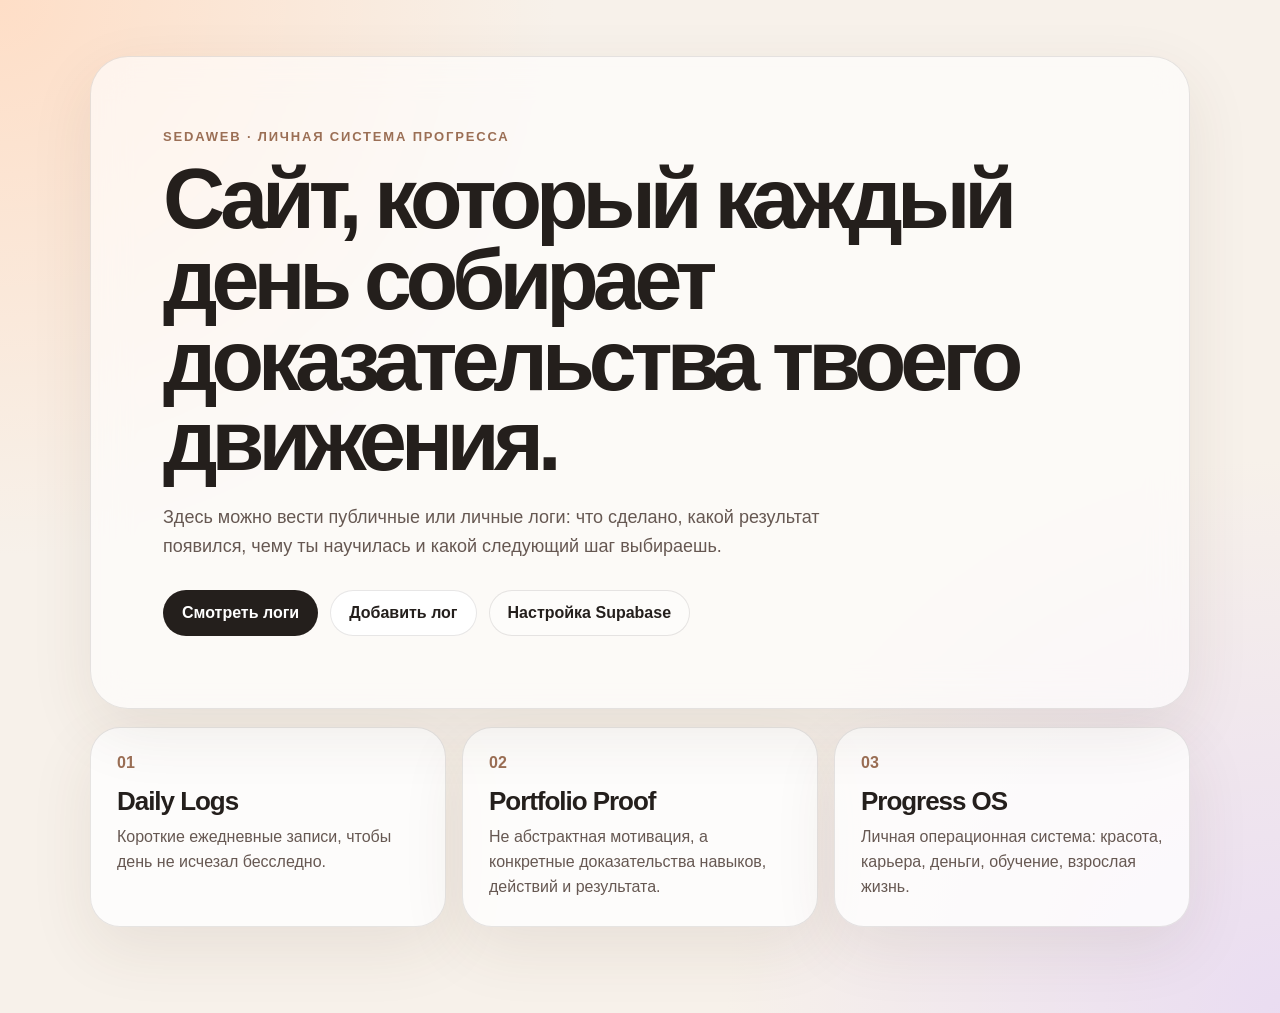
<file: index.html>
<!DOCTYPE html>
<html lang="ru">
<head>
  <meta charset="UTF-8" />
  <meta name="viewport" content="width=device-width, initial-scale=1.0" />
  <title>Sedaweb — Progress OS</title>
  <link rel="stylesheet" href="styles.css" />
</head>
<body>
  <main class="page-shell">
    <section class="hero">
      <div class="kicker">Sedaweb · личная система прогресса</div>
      <h1>Сайт, который каждый день собирает доказательства твоего движения.</h1>
      <p>
        Здесь можно вести публичные или личные логи: что сделано, какой результат появился,
        чему ты научилась и какой следующий шаг выбираешь.
      </p>

      <div class="button-row">
        <a class="button primary" href="logs.html">Смотреть логи</a>
        <a class="button secondary" href="admin.html">Добавить лог</a>
        <a class="button ghost" href="setup.html">Настройка Supabase</a>
      </div>
    </section>

    <section class="cards-grid">
      <article class="info-card">
        <span>01</span>
        <h2>Daily Logs</h2>
        <p>Короткие ежедневные записи, чтобы день не исчезал бесследно.</p>
      </article>

      <article class="info-card">
        <span>02</span>
        <h2>Portfolio Proof</h2>
        <p>Не абстрактная мотивация, а конкретные доказательства навыков, действий и результата.</p>
      </article>

      <article class="info-card">
        <span>03</span>
        <h2>Progress OS</h2>
        <p>Личная операционная система: красота, карьера, деньги, обучение, взрослая жизнь.</p>
      </article>
    </section>
  </main>
</body>
</html>
</file>
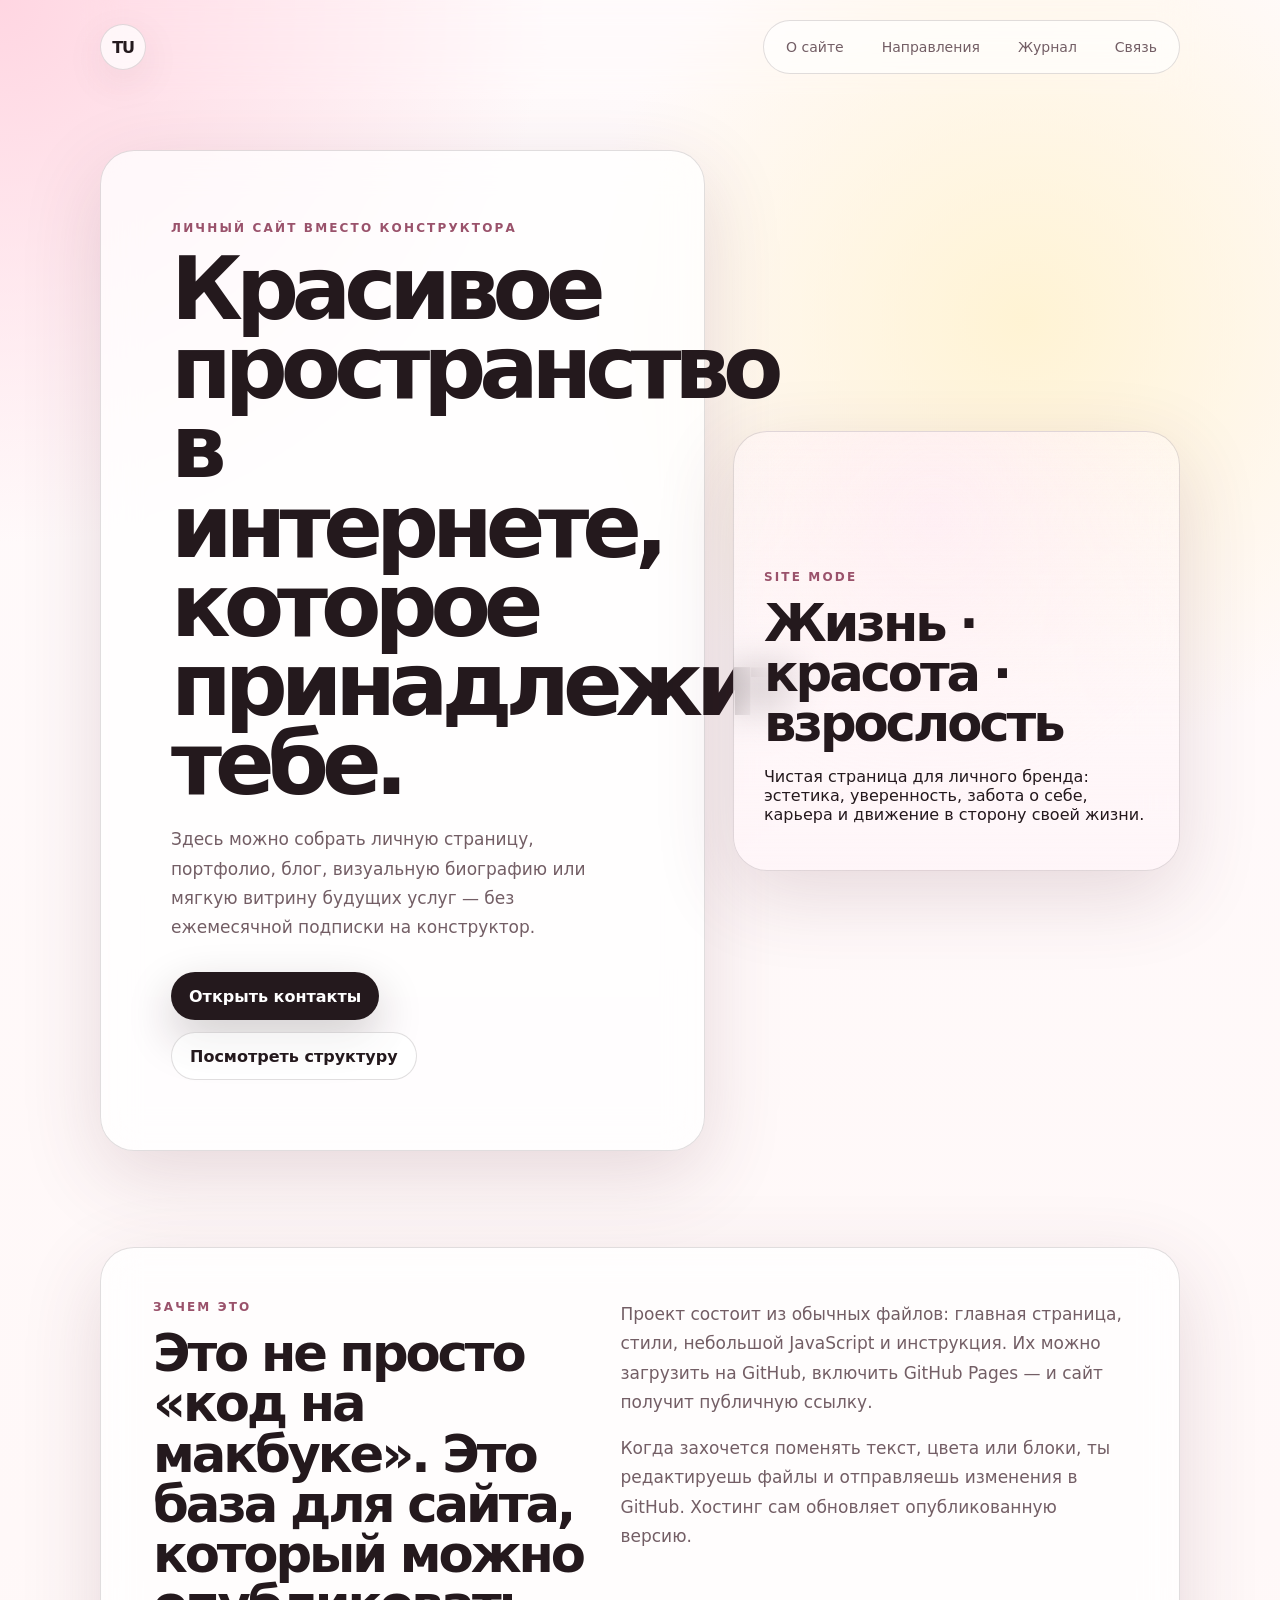
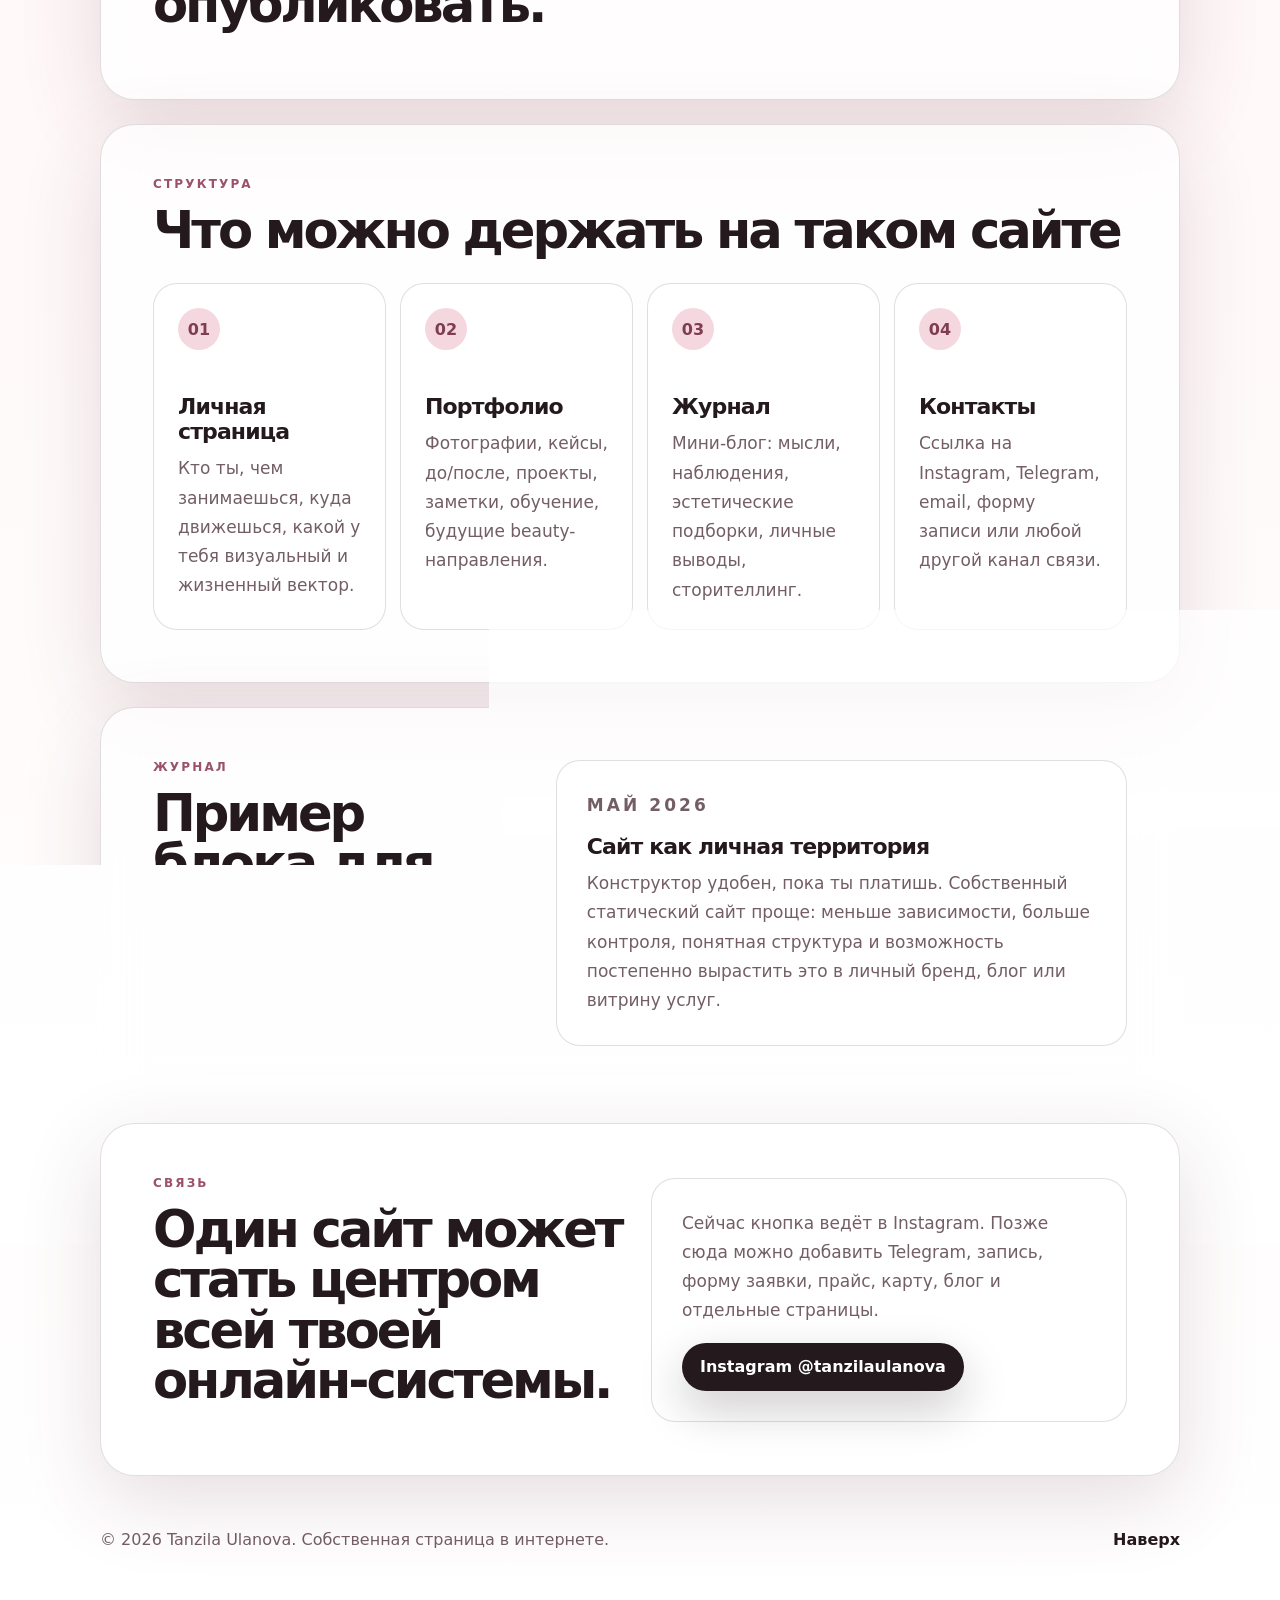
<file: tanzila-site-starter/index.html>
<!doctype html>
<html lang="ru">
<head>
  <meta charset="utf-8">
  <meta name="viewport" content="width=device-width, initial-scale=1">
  <title>Tanzila Ulanova — личный сайт</title>
  <meta name="description" content="Личный сайт Tanzila Ulanova: красота, взрослая жизнь, забота о себе, эстетика и движение к свободе.">
  <meta property="og:title" content="Tanzila Ulanova — личный сайт">
  <meta property="og:description" content="Красота, взрослая жизнь, забота о себе, эстетика и движение к свободе.">
  <meta property="og:type" content="website">
  <meta name="theme-color" content="#f4d7df">
  <link rel="icon" href="assets/favicon.svg" type="image/svg+xml">
  <link rel="stylesheet" href="styles.css">
</head>
<body>
  <header class="site-header">
    <a class="logo" href="#top" aria-label="На главную">TU</a>

    <button class="menu-button" type="button" aria-expanded="false" aria-controls="site-nav">
      Меню
    </button>

    <nav id="site-nav" class="site-nav" aria-label="Основная навигация">
      <a href="#about">О сайте</a>
      <a href="#directions">Направления</a>
      <a href="#journal">Журнал</a>
      <a href="#contact">Связь</a>
    </nav>
  </header>

  <main id="top">
    <section class="hero">
      <div class="hero-content">
        <p class="eyebrow">Личный сайт вместо конструктора</p>
        <h1>Красивое пространство в интернете, которое принадлежит тебе.</h1>
        <p class="hero-text">
          Здесь можно собрать личную страницу, портфолио, блог, визуальную биографию или мягкую витрину будущих услуг — без ежемесячной подписки на конструктор.
        </p>
        <div class="hero-actions">
          <a class="button primary" href="#contact">Открыть контакты</a>
          <a class="button secondary" href="#directions">Посмотреть структуру</a>
        </div>
      </div>

      <aside class="hero-card" aria-label="Краткое описание проекта">
        <span class="card-label">site mode</span>
        <h2>Жизнь · красота · взрослость</h2>
        <p>
          Чистая страница для личного бренда: эстетика, уверенность, забота о себе, карьера и движение в сторону своей жизни.
        </p>
      </aside>
    </section>

    <section id="about" class="section split">
      <div>
        <p class="section-kicker">Зачем это</p>
        <h2>Это не просто «код на макбуке». Это база для сайта, который можно опубликовать.</h2>
      </div>
      <div class="text-block">
        <p>
          Проект состоит из обычных файлов: главная страница, стили, небольшой JavaScript и инструкция. Их можно загрузить на GitHub, включить GitHub Pages — и сайт получит публичную ссылку.
        </p>
        <p>
          Когда захочется поменять текст, цвета или блоки, ты редактируешь файлы и отправляешь изменения в GitHub. Хостинг сам обновляет опубликованную версию.
        </p>
      </div>
    </section>

    <section id="directions" class="section">
      <p class="section-kicker">Структура</p>
      <h2>Что можно держать на таком сайте</h2>

      <div class="cards-grid">
        <article class="card">
          <span>01</span>
          <h3>Личная страница</h3>
          <p>Кто ты, чем занимаешься, куда движешься, какой у тебя визуальный и жизненный вектор.</p>
        </article>

        <article class="card">
          <span>02</span>
          <h3>Портфолио</h3>
          <p>Фотографии, кейсы, до/после, проекты, заметки, обучение, будущие beauty-направления.</p>
        </article>

        <article class="card">
          <span>03</span>
          <h3>Журнал</h3>
          <p>Мини-блог: мысли, наблюдения, эстетические подборки, личные выводы, сторителлинг.</p>
        </article>

        <article class="card">
          <span>04</span>
          <h3>Контакты</h3>
          <p>Ссылка на Instagram, Telegram, email, форму записи или любой другой канал связи.</p>
        </article>
      </div>
    </section>

    <section id="journal" class="section journal">
      <div class="journal-heading">
        <p class="section-kicker">Журнал</p>
        <h2>Пример блока для заметок</h2>
      </div>

      <article class="journal-post">
        <p class="post-date">Май 2026</p>
        <h3>Сайт как личная территория</h3>
        <p>
          Конструктор удобен, пока ты платишь. Собственный статический сайт проще: меньше зависимости, больше контроля, понятная структура и возможность постепенно вырастить это в личный бренд, блог или витрину услуг.
        </p>
      </article>
    </section>

    <section id="contact" class="section contact">
      <div>
        <p class="section-kicker">Связь</p>
        <h2>Один сайт может стать центром всей твоей онлайн-системы.</h2>
      </div>
      <div class="contact-panel">
        <p>
          Сейчас кнопка ведёт в Instagram. Позже сюда можно добавить Telegram, запись, форму заявки, прайс, карту, блог и отдельные страницы.
        </p>
        <a class="button primary" href="https://www.instagram.com/tanzilaulanova" target="_blank" rel="noreferrer">
          Instagram @tanzilaulanova
        </a>
      </div>
    </section>
  </main>

  <footer class="site-footer">
    <p>© 2026 Tanzila Ulanova. Собственная страница в интернете.</p>
    <a href="#top">Наверх</a>
  </footer>

  <script src="script.js"></script>
</body>
</html>
</file>
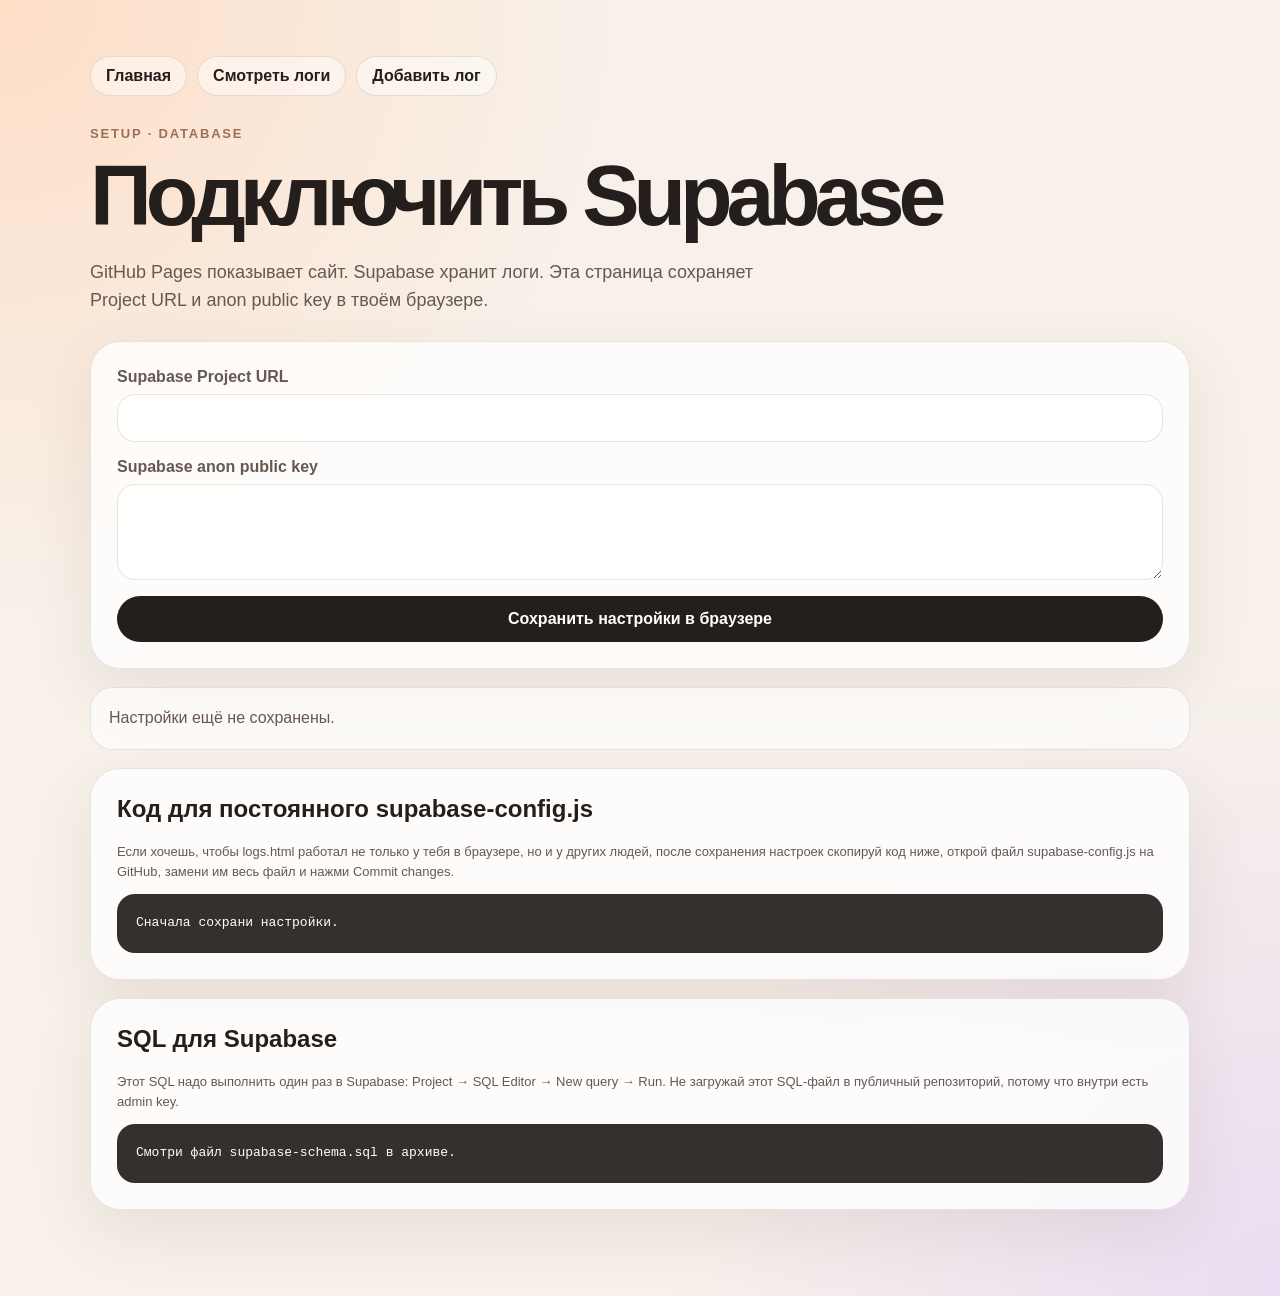
<file: setup.html>
<!DOCTYPE html>
<html lang="ru">
<head>
  <meta charset="UTF-8" />
  <meta name="viewport" content="width=device-width, initial-scale=1.0" />
  <title>Настройка Supabase — Sedaweb</title>
  <link rel="stylesheet" href="styles.css" />
</head>
<body>
  <main class="page-shell">
    <nav class="top-nav">
      <a href="index.html">Главная</a>
      <a href="logs.html">Смотреть логи</a>
      <a href="admin.html">Добавить лог</a>
    </nav>

    <header class="page-header">
      <div class="kicker">Setup · Database</div>
      <h1>Подключить Supabase</h1>
      <p>
        GitHub Pages показывает сайт. Supabase хранит логи.
        Эта страница сохраняет Project URL и anon public key в твоём браузере.
      </p>
    </header>

    <section class="panel">
      <form id="setupForm" class="form-grid">
        <label>
          Supabase Project URL
          <input id="supabaseUrl" type="url" required autocomplete="off" />
        </label>

        <label>
          Supabase anon public key
          <textarea id="supabaseAnonKey" required autocomplete="off"></textarea>
        </label>

        <button class="primary" type="submit">Сохранить настройки в браузере</button>
      </form>
    </section>

    <section id="statusBox" class="notice" style="margin-top: 18px;">Настройки ещё не сохранены.</section>

    <section class="panel" style="margin-top: 18px;">
      <h2 style="margin-top: 0;">Код для постоянного supabase-config.js</h2>
      <p class="small">
        Если хочешь, чтобы logs.html работал не только у тебя в браузере, но и у других людей,
        после сохранения настроек скопируй код ниже, открой файл supabase-config.js на GitHub,
        замени им весь файл и нажми Commit changes.
      </p>
      <div id="configCode" class="code-box">Сначала сохрани настройки.</div>
    </section>

    <section class="panel" style="margin-top: 18px;">
      <h2 style="margin-top: 0;">SQL для Supabase</h2>
      <p class="small">
        Этот SQL надо выполнить один раз в Supabase: Project → SQL Editor → New query → Run.
        Не загружай этот SQL-файл в публичный репозиторий, потому что внутри есть admin key.
      </p>
      <div class="code-box">Смотри файл supabase-schema.sql в архиве.</div>
    </section>
  </main>

  <script src="supabase-config.js"></script>
  <script>
    const form = document.getElementById("setupForm");
    const statusBox = document.getElementById("statusBox");
    const configCode = document.getElementById("configCode");
    const urlInput = document.getElementById("supabaseUrl");
    const keyInput = document.getElementById("supabaseAnonKey");

    urlInput.value = localStorage.getItem("SEDA_SUPABASE_URL") || "";
    keyInput.value = localStorage.getItem("SEDA_SUPABASE_ANON_KEY") || "";

    function buildPermanentConfig(url, anonKey) {
      return `window.SEDA_CONFIG = {
  SUPABASE_URL: "${url}",
  SUPABASE_ANON_KEY: "${anonKey}",
  TABLE_NAME: "daily_logs"
};

function sedaHasSupabaseConfig() {
  return Boolean(
    window.SEDA_CONFIG &&
    window.SEDA_CONFIG.SUPABASE_URL &&
    window.SEDA_CONFIG.SUPABASE_ANON_KEY
  );
}

function sedaCreateSupabaseClient(writeKey) {
  if (!sedaHasSupabaseConfig()) {
    return null;
  }

  const options = writeKey
    ? { global: { headers: { "x-write-key": writeKey } } }
    : {};

  return window.supabase.createClient(
    window.SEDA_CONFIG.SUPABASE_URL,
    window.SEDA_CONFIG.SUPABASE_ANON_KEY,
    options
  );
}`;
    }

    function refreshConfigCode() {
      const url = localStorage.getItem("SEDA_SUPABASE_URL") || "";
      const anonKey = localStorage.getItem("SEDA_SUPABASE_ANON_KEY") || "";

      if (!url || !anonKey) {
        configCode.textContent = "Сначала сохрани настройки.";
        return;
      }

      configCode.textContent = buildPermanentConfig(url, anonKey);
      statusBox.className = "notice success";
      statusBox.textContent = "Настройки сохранены в этом браузере.";
    }

    form.addEventListener("submit", (event) => {
      event.preventDefault();

      const url = urlInput.value.trim();
      const anonKey = keyInput.value.trim();

      localStorage.setItem("SEDA_SUPABASE_URL", url);
      localStorage.setItem("SEDA_SUPABASE_ANON_KEY", anonKey);

      refreshConfigCode();
    });

    refreshConfigCode();
  </script>
</body>
</html>
</file>
<file: styles.css>
* {
  box-sizing: border-box;
}

:root {
  --bg: #f7f1ea;
  --paper: rgba(255, 255, 255, 0.78);
  --ink: #241f1c;
  --muted: #665852;
  --soft: #9b6f55;
  --line: rgba(36, 31, 28, 0.11);
  --shadow: 0 22px 65px rgba(80, 55, 35, 0.09);
  --dark: #241f1c;
  --danger: #9e2b25;
  --success: #26734d;
}

body {
  margin: 0;
  min-height: 100vh;
  font-family: Inter, Arial, Helvetica, sans-serif;
  background:
    radial-gradient(circle at top left, rgba(255, 220, 195, 0.9), transparent 34%),
    radial-gradient(circle at bottom right, rgba(210, 184, 255, 0.36), transparent 34%),
    var(--bg);
  color: var(--ink);
}

a {
  color: inherit;
}

.page-shell {
  width: min(1100px, calc(100% - 36px));
  margin: 0 auto;
  padding: 56px 0 86px;
}

.hero {
  padding: clamp(34px, 7vw, 72px);
  border: 1px solid var(--line);
  border-radius: 38px;
  background: rgba(255, 255, 255, 0.62);
  box-shadow: var(--shadow);
  backdrop-filter: blur(18px);
}

.kicker {
  margin-bottom: 14px;
  color: var(--soft);
  font-size: 13px;
  font-weight: 800;
  letter-spacing: 0.14em;
  text-transform: uppercase;
}

.hero h1,
.page-header h1 {
  max-width: 860px;
  margin: 0;
  font-size: clamp(42px, 8vw, 86px);
  line-height: 0.94;
  letter-spacing: -0.07em;
}

.hero p,
.page-header p {
  max-width: 720px;
  margin: 22px 0 0;
  font-size: 18px;
  line-height: 1.58;
  color: var(--muted);
}

.button-row {
  display: flex;
  flex-wrap: wrap;
  gap: 12px;
  margin-top: 30px;
}

.button,
button {
  display: inline-flex;
  align-items: center;
  justify-content: center;
  min-height: 46px;
  padding: 12px 18px;
  border: 1px solid var(--line);
  border-radius: 999px;
  font: inherit;
  font-weight: 750;
  text-decoration: none;
  cursor: pointer;
  transition: transform 0.18s ease, opacity 0.18s ease;
}

.button:hover,
button:hover {
  transform: translateY(-1px);
}

.primary {
  background: var(--dark);
  color: white;
}

.secondary {
  background: #ffffff;
  color: var(--dark);
}

.ghost {
  background: rgba(255, 255, 255, 0.35);
  color: var(--dark);
}

.cards-grid {
  display: grid;
  grid-template-columns: repeat(3, minmax(0, 1fr));
  gap: 16px;
  margin-top: 18px;
}

.info-card,
.log-card,
.panel,
.stat-card {
  border: 1px solid var(--line);
  border-radius: 30px;
  background: var(--paper);
  box-shadow: var(--shadow);
}

.info-card {
  padding: 26px;
}

.info-card span {
  color: var(--soft);
  font-weight: 900;
}

.info-card h2 {
  margin: 14px 0 8px;
  font-size: 26px;
  letter-spacing: -0.04em;
}

.info-card p {
  margin: 0;
  line-height: 1.55;
  color: var(--muted);
}

.page-header {
  margin-bottom: 26px;
}

.top-nav {
  display: flex;
  flex-wrap: wrap;
  gap: 10px;
  margin-bottom: 30px;
}

.top-nav a {
  border: 1px solid var(--line);
  border-radius: 999px;
  padding: 10px 15px;
  background: rgba(255, 255, 255, 0.48);
  text-decoration: none;
  font-weight: 750;
}

.stats-grid {
  display: grid;
  grid-template-columns: repeat(3, minmax(0, 1fr));
  gap: 14px;
  margin: 28px 0;
}

.stat-card {
  padding: 22px;
}

.stat-number {
  font-size: 34px;
  line-height: 1;
  font-weight: 900;
  letter-spacing: -0.05em;
}

.stat-label {
  margin-top: 8px;
  color: var(--muted);
  font-size: 14px;
}

.log-list {
  display: grid;
  gap: 16px;
}

.log-card {
  padding: 26px;
}

.log-top {
  display: flex;
  justify-content: space-between;
  gap: 18px;
  align-items: flex-start;
}

.log-category {
  display: inline-flex;
  margin-bottom: 13px;
  border-radius: 999px;
  background: var(--dark);
  color: #fff;
  padding: 7px 12px;
  font-size: 12px;
  font-weight: 850;
}

.log-date {
  color: var(--soft);
  font-size: 14px;
  font-weight: 800;
  white-space: nowrap;
}

.log-title {
  margin: 0;
  font-size: clamp(24px, 3.5vw, 34px);
  line-height: 1.05;
  letter-spacing: -0.05em;
}

.log-section {
  margin-top: 18px;
}

.log-label {
  margin-bottom: 7px;
  color: var(--soft);
  font-size: 12px;
  font-weight: 900;
  letter-spacing: 0.12em;
  text-transform: uppercase;
}

.log-text {
  margin: 0;
  color: #4f4540;
  font-size: 16px;
  line-height: 1.58;
}

.form-grid {
  display: grid;
  gap: 16px;
}

.panel {
  padding: 26px;
}

label {
  display: grid;
  gap: 8px;
  color: var(--muted);
  font-weight: 800;
}

input,
textarea,
select {
  width: 100%;
  border: 1px solid var(--line);
  border-radius: 18px;
  background: rgba(255, 255, 255, 0.82);
  color: var(--ink);
  padding: 14px 15px;
  font: inherit;
  outline: none;
}

textarea {
  min-height: 96px;
  resize: vertical;
}

.checkbox-line {
  display: flex;
  align-items: center;
  gap: 10px;
  color: var(--muted);
  font-weight: 800;
}

.checkbox-line input {
  width: auto;
}

.notice {
  border: 1px solid var(--line);
  border-radius: 22px;
  padding: 18px;
  background: rgba(255, 255, 255, 0.68);
  color: var(--muted);
  line-height: 1.55;
}

.notice.error {
  border-color: rgba(158, 43, 37, 0.22);
  color: var(--danger);
}

.notice.success {
  border-color: rgba(38, 115, 77, 0.2);
  color: var(--success);
}

.code-box {
  white-space: pre-wrap;
  overflow-wrap: anywhere;
  border: 1px solid var(--line);
  border-radius: 18px;
  background: rgba(36, 31, 28, 0.92);
  color: #fff;
  padding: 18px;
  font-family: ui-monospace, SFMono-Regular, Menlo, Monaco, Consolas, monospace;
  font-size: 13px;
  line-height: 1.55;
}

.small {
  font-size: 13px;
  color: var(--muted);
  line-height: 1.5;
}

@media (max-width: 780px) {
  .cards-grid,
  .stats-grid {
    grid-template-columns: 1fr;
  }

  .log-top {
    flex-direction: column;
  }

  .log-date {
    white-space: normal;
  }

  .page-shell {
    width: min(100% - 24px, 1100px);
    padding-top: 26px;
  }
}
</file>
<file: tanzila-site-starter/styles.css>
:root {
  --bg: #fff8f8;
  --bg-strong: #f4d7df;
  --text: #24191d;
  --muted: #735e65;
  --line: rgba(36, 25, 29, 0.14);
  --card: rgba(255, 255, 255, 0.72);
  --shadow: 0 24px 80px rgba(102, 52, 70, 0.16);
  --radius-large: 34px;
  --radius-medium: 24px;
  --max-width: 1120px;
}

* {
  box-sizing: border-box;
}

html {
  scroll-behavior: smooth;
}

body {
  margin: 0;
  min-height: 100vh;
  font-family: Inter, ui-sans-serif, system-ui, -apple-system, BlinkMacSystemFont, "Segoe UI", sans-serif;
  color: var(--text);
  background:
    radial-gradient(circle at top left, rgba(255, 210, 223, 0.9), transparent 34rem),
    radial-gradient(circle at 80% 10%, rgba(255, 242, 205, 0.85), transparent 28rem),
    linear-gradient(180deg, #fffafb 0%, var(--bg) 48%, #fff 100%);
}

a {
  color: inherit;
  text-decoration: none;
}

.site-header {
  position: sticky;
  top: 0;
  z-index: 20;
  max-width: var(--max-width);
  margin: 0 auto;
  padding: 20px;
  display: flex;
  align-items: center;
  justify-content: space-between;
  backdrop-filter: blur(18px);
}

.logo {
  width: 46px;
  height: 46px;
  display: grid;
  place-items: center;
  border: 1px solid var(--line);
  border-radius: 50%;
  background: rgba(255, 255, 255, 0.72);
  font-weight: 800;
  letter-spacing: -0.08em;
  box-shadow: 0 12px 40px rgba(91, 45, 61, 0.08);
}

.site-nav {
  display: flex;
  gap: 10px;
  align-items: center;
  padding: 8px;
  border: 1px solid var(--line);
  border-radius: 999px;
  background: rgba(255, 255, 255, 0.64);
}

.site-nav a {
  padding: 10px 14px;
  border-radius: 999px;
  color: var(--muted);
  font-size: 14px;
  transition: background 180ms ease, color 180ms ease;
}

.site-nav a:hover {
  background: #fff;
  color: var(--text);
}

.menu-button {
  display: none;
  border: 1px solid var(--line);
  background: rgba(255, 255, 255, 0.78);
  border-radius: 999px;
  padding: 11px 16px;
  color: var(--text);
  font: inherit;
}

main,
.site-footer {
  max-width: var(--max-width);
  margin: 0 auto;
  padding: 0 20px;
}

.hero {
  min-height: 78vh;
  display: grid;
  grid-template-columns: minmax(0, 1.15fr) minmax(280px, 0.85fr);
  gap: 28px;
  align-items: center;
  padding: 56px 0 72px;
}

.hero-content,
.hero-card,
.section,
.contact-panel,
.journal-post {
  border: 1px solid var(--line);
  background: var(--card);
  box-shadow: var(--shadow);
  backdrop-filter: blur(18px);
}

.hero-content {
  padding: clamp(32px, 6vw, 70px);
  border-radius: var(--radius-large);
}

.eyebrow,
.section-kicker,
.card-label,
.post-date {
  margin: 0 0 14px;
  color: #9a526b;
  text-transform: uppercase;
  letter-spacing: 0.18em;
  font-size: 12px;
  font-weight: 800;
}

h1,
h2,
h3,
p {
  margin-top: 0;
}

h1 {
  max-width: 760px;
  margin-bottom: 22px;
  font-size: clamp(42px, 7vw, 88px);
  line-height: 0.9;
  letter-spacing: -0.08em;
}

h2 {
  margin-bottom: 18px;
  font-size: clamp(28px, 4vw, 52px);
  line-height: 0.98;
  letter-spacing: -0.06em;
}

h3 {
  margin-bottom: 10px;
  font-size: 22px;
  letter-spacing: -0.04em;
}

.hero-text,
.text-block p,
.card p,
.journal-post p,
.contact-panel p {
  color: var(--muted);
  font-size: 17px;
  line-height: 1.72;
}

.hero-actions {
  display: flex;
  flex-wrap: wrap;
  gap: 12px;
  margin-top: 30px;
}

.button {
  display: inline-flex;
  align-items: center;
  justify-content: center;
  min-height: 48px;
  padding: 13px 18px;
  border-radius: 999px;
  font-weight: 760;
  transition: transform 180ms ease, box-shadow 180ms ease, background 180ms ease;
}

.button:hover {
  transform: translateY(-2px);
}

.button.primary {
  background: var(--text);
  color: #fff;
  box-shadow: 0 18px 46px rgba(36, 25, 29, 0.22);
}

.button.secondary {
  border: 1px solid var(--line);
  background: rgba(255, 255, 255, 0.64);
}

.hero-card {
  min-height: 440px;
  padding: 30px;
  border-radius: var(--radius-large);
  display: flex;
  flex-direction: column;
  justify-content: flex-end;
  background:
    linear-gradient(180deg, rgba(255, 255, 255, 0.3), rgba(255, 245, 248, 0.95)),
    radial-gradient(circle at 45% 20%, #ffe6ed, transparent 18rem);
}

.hero-card h2 {
  font-size: clamp(32px, 4vw, 56px);
}

.section {
  margin: 24px 0;
  padding: clamp(28px, 5vw, 52px);
  border-radius: var(--radius-large);
}

.split {
  display: grid;
  grid-template-columns: minmax(0, 0.92fr) minmax(0, 1.08fr);
  gap: 36px;
}

.text-block p:last-child,
.card p:last-child,
.journal-post p:last-child,
.contact-panel p:last-child {
  margin-bottom: 0;
}

.cards-grid {
  display: grid;
  grid-template-columns: repeat(4, minmax(0, 1fr));
  gap: 14px;
  margin-top: 28px;
}

.card {
  min-height: 270px;
  padding: 24px;
  border: 1px solid var(--line);
  border-radius: var(--radius-medium);
  background: rgba(255, 255, 255, 0.56);
}

.card span {
  display: inline-flex;
  width: 42px;
  height: 42px;
  margin-bottom: 44px;
  align-items: center;
  justify-content: center;
  border-radius: 50%;
  background: var(--bg-strong);
  font-weight: 800;
  color: #7e3d52;
}

.journal {
  display: grid;
  grid-template-columns: 0.8fr 1.2fr;
  gap: 22px;
  align-items: stretch;
}

.journal-post {
  padding: 30px;
  border-radius: var(--radius-medium);
  box-shadow: none;
}

.contact {
  display: grid;
  grid-template-columns: 1fr 1fr;
  gap: 22px;
  align-items: center;
}

.contact-panel {
  padding: 30px;
  border-radius: var(--radius-medium);
  box-shadow: none;
}

.site-footer {
  padding-top: 30px;
  padding-bottom: 42px;
  display: flex;
  justify-content: space-between;
  gap: 18px;
  color: var(--muted);
}

.site-footer a {
  color: var(--text);
  font-weight: 700;
}

@media (max-width: 900px) {
  .hero,
  .split,
  .journal,
  .contact {
    grid-template-columns: 1fr;
  }

  .hero {
    min-height: auto;
    padding-top: 36px;
  }

  .cards-grid {
    grid-template-columns: repeat(2, minmax(0, 1fr));
  }

  .hero-card {
    min-height: 320px;
  }
}

@media (max-width: 680px) {
  .site-header {
    align-items: flex-start;
  }

  .menu-button {
    display: inline-flex;
  }

  .site-nav {
    position: absolute;
    top: 78px;
    right: 20px;
    left: 20px;
    display: none;
    flex-direction: column;
    align-items: stretch;
    border-radius: 24px;
    padding: 12px;
  }

  .site-nav.is-open {
    display: flex;
  }

  .site-nav a {
    text-align: center;
  }

  .cards-grid {
    grid-template-columns: 1fr;
  }

  .card {
    min-height: auto;
  }

  .card span {
    margin-bottom: 28px;
  }

  .site-footer {
    flex-direction: column;
  }
}
</file>
